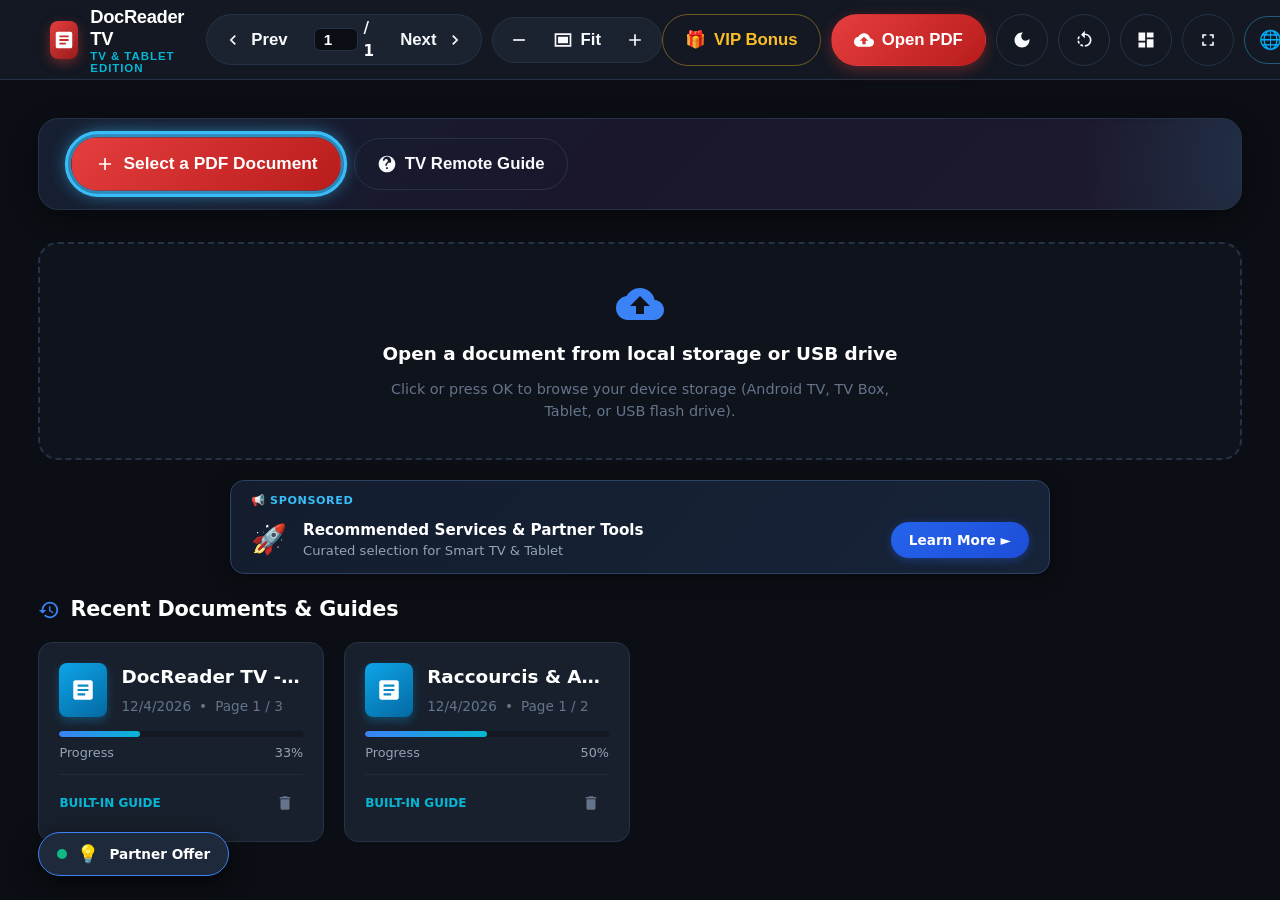
<file: index.html>
<!DOCTYPE html>
<html lang="fr">
<head>
  <meta charset="UTF-8">
  <meta name="viewport" content="width=device-width, initial-scale=1.0, maximum-scale=1.0, user-scalable=no, viewport-fit=cover">
  <title>DocReader TV — PDF & Document Reader for TV & Tablet</title>
  <meta name="description" content="Lecteur de documents PDF optimisé pour Android TV, TV Box, tablettes tactiles et web. Navigation 100% télécommande, zoom haute définition et mode sombre.">
  <meta name="theme-color" content="#121620">
  <meta name="mobile-web-app-capable" content="yes">
  <meta name="apple-mobile-web-app-capable" content="yes">
  <meta name="apple-mobile-web-app-status-bar-style" content="black-translucent">
  <meta name="apple-mobile-web-app-title" content="DocReader TV">
  <meta name="start.io" content="210524318">
  
  <!-- Manifeste PWA & Icônes -->
  <link rel="manifest" href="manifest.json">
  <link rel="icon" type="image/png" sizes="32x32" href="assets/icons/favicon-32.png">
  <link rel="icon" type="image/png" sizes="16x16" href="assets/icons/favicon-16.png">
  <link rel="apple-touch-icon" href="assets/icons/apple-touch-icon.png">

  <!-- Feuilles de style -->
  <link rel="stylesheet" href="css/style.css">

  <!-- ============================================================== -->
  <!-- EMPLACEMENT 1 (HEAD) : SCRIPT START.IO / EN-TÊTE               -->
  <!-- Si Start.io vous donne un code <script> à mettre dans le head, -->
  <!-- collez-le directement sur la ligne ci-dessous :               -->
  <!-- ============================================================== -->
  <!-- [COLLEZ LE SCRIPT HEAD START.IO ICI] -->
</head>
<body>
  <div id="app">
    <!-- Barre de Navigation Supérieure / Toolbar -->
    <header id="top-header" class="top-header" role="banner">
      <button id="btn-brand" class="brand" title="Retour à l'accueil" aria-label="Accueil DocReader TV">
        <div class="brand-icon">
          <svg viewBox="0 0 24 24"><path d="M19 3H5c-1.1 0-2 .9-2 2v14c0 1.1.9 2 2 2h14c1.1 0 2-.9 2-2V5c0-1.1-.9-2-2-2zm-5 14H7v-2h7v2zm3-4H7v-2h10v2zm0-4H7V7h10v2z"/></svg>
        </div>
        <div class="brand-text">
          <span class="brand-title">DocReader TV</span>
          <span class="brand-badge">TV & Tablet Edition</span>
        </div>
      </button>

      <!-- Contrôles du lecteur (visibles en mode lecture) -->
      <div class="header-center">
        <!-- Pagination -->
        <div class="nav-pill-group" role="group" aria-label="Navigation des pages">
          <button id="btn-prev" class="btn" title="Page précédente (Flèche Gauche)" aria-label="Page précédente">
            <svg viewBox="0 0 24 24"><path d="M15.41 7.41L14 6l-6 6 6 6 1.41-1.41L10.83 12z"/></svg>
            <span>Préc.</span>
          </button>
          <div class="page-indicator">
            <input type="number" id="page-current-input" min="1" value="1" aria-label="Numéro de page">
            <span id="page-total-label">/ 1</span>
          </div>
          <button id="btn-next" class="btn" title="Page suivante (Flèche Droite)" aria-label="Page suivante">
            <span>Suiv.</span>
            <svg viewBox="0 0 24 24"><path d="M10 6L8.59 7.41 13.17 12l-4.58 4.59L10 18l6-6z"/></svg>
          </button>
        </div>

        <!-- Zoom & Ajustement -->
        <div class="nav-pill-group" role="group" aria-label="Contrôles de zoom">
          <button id="btn-zoom-out" class="btn" title="Zoom arrière (-)" aria-label="Zoom arrière">
            <svg viewBox="0 0 24 24"><path d="M19 13H5v-2h14v2z"/></svg>
          </button>
          <button id="btn-zoom-fit" class="btn" title="Ajuster à la largeur (W)" aria-label="Ajuster le zoom">
            <svg viewBox="0 0 24 24"><path d="M4 6h16v12H4zM2 4v16h20V4H2zm4 4h12v8H6z"/></svg>
            <span>Ajuster</span>
          </button>
          <button id="btn-zoom-in" class="btn" title="Zoom avant (+)" aria-label="Zoom avant">
            <svg viewBox="0 0 24 24"><path d="M19 13h-6v6h-2v-6H5v-2h6V5h2v6h6v2z"/></svg>
          </button>
        </div>
      </div>

      <!-- Actions rapides à droite -->
      <div class="header-right">
        <button id="btn-library" class="btn btn-outline view-hidden" title="Retourner à la bibliothèque" aria-label="Bibliothèque">
          <svg viewBox="0 0 24 24"><path d="M4 6H2v14c0 1.1.9 2 2 2h14v-2H4V6zm16-4H8c-1.1 0-2 .9-2 2v12c0 1.1.9 2 2 2h12c1.1 0 2-.9 2-2V4c0-1.1-.9-2-2-2zm0 14H8V4h12v12z"/></svg>
          <span>Bibliothèque</span>
        </button>

        <button id="btn-open" class="btn btn-primary" title="Ouvrir un fichier PDF" aria-label="Ouvrir un document">
          <svg viewBox="0 0 24 24"><path d="M19.35 10.04C18.67 6.59 15.64 4 12 4 9.11 4 6.6 5.64 5.35 8.04 2.34 8.36 0 10.91 0 14c0 3.31 2.69 6 6 6h13c2.76 0 5-2.24 5-5 0-2.64-2.05-4.78-4.65-4.96zM14 13v4h-4v-4H7l5-5 5 5h-3z"/></svg>
          <span>Ouvrir PDF</span>
        </button>

        <button id="btn-filter" class="btn btn-icon-only btn-outline" title="Mode de lecture / Contraste (N ou D)" aria-label="Mode sombre ou nuit">
          <svg viewBox="0 0 24 24"><path d="M12 3c-4.97 0-9 4.03-9 9s4.03 9 9 9 9-4.03 9-9c0-.46-.04-.92-.1-1.36-.98 1.37-2.58 2.26-4.4 2.26-2.98 0-5.4-2.42-5.4-5.4 0-1.81.89-3.42 2.26-4.4-.44-.06-.9-.1-1.36-.1z"/></svg>
        </button>

        <button id="btn-rotate" class="btn btn-icon-only btn-outline" title="Rotation 90° (R)" aria-label="Pivoter le document">
          <svg viewBox="0 0 24 24"><path d="M7.11 8.53L5.7 7.11C4.8 8.27 4.24 9.61 4.07 11h2.02c.14-.87.49-1.72 1.02-2.47zM6.09 13H4.07c.17 1.39.72 2.73 1.62 3.89l1.41-1.42c-.52-.75-.88-1.6-1.01-2.47zm1.01 5.32c1.16.9 2.51 1.44 3.9 1.61V17.9c-.87-.15-1.71-.49-2.46-1.03L7.1 18.32zM13 4.07V1L8.45 5.55 13 10V6.09c3.31 0 6 2.69 6 6s-2.69 6-6 6v2c4.42 0 8-3.58 8-8s-3.58-8-8-8z"/></svg>
        </button>

        <button id="btn-thumbnails" class="btn btn-icon-only btn-outline" title="Volet des miniatures (M)" aria-label="Miniatures des pages">
          <svg viewBox="0 0 24 24"><path d="M3 13h8V3H3v10zm0 8h8v-6H3v6zm10 0h8V11h-8v10zm0-18v6h8V3h-8z"/></svg>
        </button>

        <button id="btn-fullscreen" class="btn btn-icon-only btn-outline" title="Plein écran (F)" aria-label="Plein écran">
          <svg viewBox="0 0 24 24"><path d="M7 14H5v5h5v-2H7v-3zm-2-4h2V7h3V5H5v5zm12 7h-3v2h5v-5h-2v3zM14 5v2h3v3h2V5h-5z"/></svg>
        </button>

        <!-- Bouton Changement de Langue FR / EN -->
        <button id="btn-lang" class="btn btn-outline" title="Switch Language / Changer de langue (English / Français)" aria-label="Language / Langue" style="min-height: 48px; padding: 0 14px; font-weight: 700; border-color: rgba(56, 189, 248, 0.4);">
          <span style="font-size: 1.15rem; margin-right: 4px;">🌐</span>
          <span id="lang-label">EN</span>
        </button>

        <a href="download-icons.html" target="_blank" class="btn btn-icon-only btn-outline" title="Télécharger les icônes PNG" aria-label="Télécharger les icônes" style="text-decoration: none;">
          <svg viewBox="0 0 24 24"><path d="M19 9h-4V3H9v6H5l7 7 7-7zM5 18v2h14v-2H5z"/></svg>
        </a>

        <button id="btn-help" class="btn btn-icon-only btn-outline" title="Raccourcis télécommande TV (? ou H)" aria-label="Aide Télécommande">
          <svg viewBox="0 0 24 24"><path d="M12 2C6.48 2 2 6.48 2 12s4.48 10 10 10 10-4.48 10-10S17.52 2 12 2zm1 16h-2v-2h2v2zm1.07-7.75l-.9.92C12.45 11.9 12 12.5 12 14h-2v-.5c0-1.1.45-2.1 1.17-2.83l1.24-1.26c.37-.36.59-.86.59-1.41 0-1.1-.9-2-2-2s-2 .9-2 2H7c0-2.76 2.24-5 5-5s5 2.24 5 5c0 1.04-.42 1.99-1.07 2.75z"/></svg>
        </button>
      </div>
    </header>

    <!-- Sélecteur de fichier invisible pour stockage local & USB -->
    <input type="file" id="file-input" accept="application/pdf" style="display: none;" aria-hidden="true">

    <!-- =====================================================================
         VUE 1 : ACCUEIL & BIBLIOTHÈQUE
         ===================================================================== -->
    <main id="home-view" class="view" role="main">
      <div class="home-scroll-container">
        <!-- Bannière d'accueil TV -->
        <section class="hero-banner" aria-label="Présentation de l'application">
          <div class="hero-content">
            <span class="hero-tag">Android TV & Tablet Edition</span>
            <h1 class="hero-title">PDF & Document Reader for TV & Tablet</h1>
            <p class="hero-subtitle">
              Lisez vos manuels, revues et documents PDF en grand écran. 
              Navigation fluide 100% adaptée aux télécommandes TV, zoom haute fidélité et confort visuel nocturne.
            </p>
            <div class="hero-actions">
              <button id="btn-hero-open" class="btn btn-primary" tabindex="0">
                <svg viewBox="0 0 24 24"><path d="M19 13h-6v6h-2v-6H5v-2h6V5h2v6h6v2z"/></svg>
                <span>Sélectionner un document PDF</span>
              </button>
              <button id="btn-float-help" class="btn btn-outline" tabindex="0">
                <svg viewBox="0 0 24 24"><path d="M12 2C6.48 2 2 6.48 2 12s4.48 10 10 10 10-4.48 10-10S17.52 2 12 2zm1 16h-2v-2h2v2zm1.07-7.75l-.9.92C12.45 11.9 12 12.5 12 14h-2v-.5c0-1.1.45-2.1 1.17-2.83l1.24-1.26c.37-.36.59-.86.59-1.41 0-1.1-.9-2-2-2s-2 .9-2 2H7c0-2.76 2.24-5 5-5s5 2.24 5 5c0 1.04-.42 1.99-1.07 2.75z"/></svg>
                <span>Guide Télécommande TV</span>
              </button>
            </div>
          </div>
          <div class="hero-tv-preview">
            <div class="tv-badge-pill">
              <span class="tv-badge-icon">📺</span>
              <div class="tv-badge-text">
                <strong>Navigation D-Pad</strong>
                <span>Touches Flèches & Bouton OK</span>
              </div>
            </div>
          </div>
        </section>

        <!-- Zone de glisser-déposer / Bouton d'importation -->
        <section id="drop-zone" class="drop-zone" tabindex="0" role="button" aria-label="Importer un fichier PDF">
          <svg viewBox="0 0 24 24"><path d="M19.35 10.04C18.67 6.59 15.64 4 12 4 9.11 4 6.6 5.64 5.35 8.04 2.34 8.36 0 10.91 0 14c0 3.31 2.69 6 6 6h13c2.76 0 5-2.24 5-5 0-2.64-2.05-4.78-4.65-4.96zM14 13v4h-4v-4H7l5-5 5 5h-3z"/></svg>
          <div class="drop-zone-title">Ouvrir un document depuis la mémoire locale ou USB</div>
          <p class="drop-zone-desc">Cliquez ou appuyez sur OK pour parcourir le stockage de votre appareil (Android TV, TV Box, Tablette ou Clé USB).</p>
        </section>

        <!-- ============================================================== -->
        <!-- EMPLACEMENT 2 (CORPS DE PAGE) : BANNIÈRE PUBLICITAIRE START.IO -->
        <!-- Si vous avez un code HTML/div pour afficher une bannière,     -->
        <!-- collez-le à l'intérieur du conteneur ci-dessous :             -->
        <!-- ============================================================== -->
        <div id="startio-ad-banner" style="width: 100%; display: flex; justify-content: center; align-items: center; min-height: 50px; margin: 10px 0;">
          <!-- [COLLEZ LE CODE HTML DE LA BANNIÈRE START.IO ICI] -->
        </div>

        <!-- Liste des documents récents & guides intégrés -->
        <section aria-labelledby="section-recents-title">
          <div class="section-header">
            <h2 id="section-recents-title" class="section-title">
              <svg viewBox="0 0 24 24"><path d="M13 3c-4.97 0-9 4.03-9 9H1l3.89 3.89.07.14L9 12H6c0-3.87 3.13-7 7-7s7 3.13 7 7-3.13 7-7 7c-1.93 0-3.68-.79-4.94-2.06l-1.42 1.42C8.27 19.99 10.51 21 13 21c4.97 0 9-4.03 9-9s-4.03-9-9-9zm-1 5v5l4.28 2.54.72-1.21-3.5-2.08V8H12z"/></svg>
              <span>Documents Récents & Guides</span>
            </h2>
          </div>
          <div id="recent-list" class="doc-grid">
            <!-- Rempli dynamiquement par app.js -->
          </div>
        </section>
      </div>
    </main>
    <div id="startio-ad-banner" style="width: 100%; display: flex; justify-content: center; padding: 10px 0; background: #0b0e14; z-index: 50;">
  
  <!-- 1. Déclaration de votre identifiant Start.io -->
  <script type="text/javascript">
    var startio_app_id = "210453717"; // Remplacez par votre identifiant Start.io
  </script>

  <!-- 2. Script officiel de chargement de l'annonce -->
  <script type="text/javascript" src="https://cdn.startappservice.com/startapp-tag.js"></script>

</div>

    <!-- =====================================================================
         VUE 2 : LECTEUR DE DOCUMENT (READER VIEW)
         ===================================================================== -->
    <div id="reader-view" class="view view-hidden">
      <!-- Volet latéral de miniatures escamotable -->
      <aside id="thumbnails-sidebar" class="thumbnails-sidebar collapsed" aria-label="Miniatures des pages">
        <div class="sidebar-header">
          <span>Miniatures</span>
          <button class="doc-delete-btn" onclick="document.getElementById('btn-thumbnails').click()" title="Fermer le volet">
            <svg viewBox="0 0 24 24"><path d="M19 6.41L17.59 5 12 10.59 6.41 5 5 6.41 10.59 12 5 17.59 6.41 19 12 13.41 17.59 19 19 17.59 13.41 12z"/></svg>
          </button>
        </div>
        <div id="thumbnails-list" class="thumbnails-list">
          <!-- Rempli dynamiquement -->
        </div>
      </aside>

      <!-- Zone de visualisation du document PDF -->
      <section id="pdf-viewport" class="pdf-viewport" role="region" aria-label="Affichage du document">
        <div id="canvas-container" class="pdf-canvas-container filter-normal">
          <canvas id="pdf-canvas"></canvas>
        </div>
      </section>

      <!-- Indicateur discret OSD au centre bas -->
      <div id="reader-osd" class="reader-osd" role="status" aria-live="polite">
        <span id="osd-text">Page 1 / 1</span>
      </div>

      <!-- Barre de contrôle TV flottante en bas à droite -->
      <div class="tv-remote-bar" role="toolbar" aria-label="Raccourcis télécommande">
        <button id="btn-float-prev" class="btn" title="Page précédente (Flèche Gauche)">
          <svg viewBox="0 0 24 24"><path d="M15.41 7.41L14 6l-6 6 6 6 1.41-1.41L10.83 12z"/></svg>
          <span>◄ Préc</span>
        </button>
        <button id="btn-float-next" class="btn" title="Page suivante (Flèche Droite)">
          <span>Suiv ►</span>
          <svg viewBox="0 0 24 24"><path d="M10 6L8.59 7.41 13.17 12l-4.58 4.59L10 18l6-6z"/></svg>
        </button>
      </div>
    </div>

    <!-- Spinner de chargement -->
    <div id="loading-overlay" class="loading-overlay view-hidden" role="alert" aria-busy="true">
      <div class="spinner"></div>
      <div id="loading-text" class="loading-text">Chargement du document...</div>
    </div>

    <!-- Modale Guide des Raccourcis Télécommande TV -->
    <div id="help-modal" class="modal-overlay view-hidden" role="dialog" aria-modal="true" aria-labelledby="modal-help-title">
      <div class="modal-card">
        <div class="modal-header">
          <h3 id="modal-help-title" class="modal-title">Commandes Télécommande Android TV & Clavier</h3>
          <button id="btn-close-help" class="doc-delete-btn" aria-label="Fermer la boîte de dialogue">
            <svg viewBox="0 0 24 24"><path d="M19 6.41L17.59 5 12 10.59 6.41 5 5 6.41 10.59 12 5 17.59 6.41 19 12 13.41 17.59 19 19 17.59 13.41 12z"/></svg>
          </button>
        </div>
        <div class="modal-body">
          <div class="shortcut-grid">
            <div class="shortcut-item">
              <span class="shortcut-desc">Page suivante</span>
              <span class="key-pill">Flèche Droite</span>
            </div>
            <div class="shortcut-item">
              <span class="shortcut-desc">Page précédente</span>
              <span class="key-pill">Flèche Gauche</span>
            </div>
            <div class="shortcut-item">
              <span class="shortcut-desc">Défilement continu</span>
              <span class="key-pill">Flèche Haut / Bas</span>
            </div>
            <div class="shortcut-item">
              <span class="shortcut-desc">Sélectionner / Valider</span>
              <span class="key-pill">Bouton OK / Entrée</span>
            </div>
            <div class="shortcut-item">
              <span class="shortcut-desc">Retour au menu / Fermer</span>
              <span class="key-pill">Bouton Retour / Échap</span>
            </div>
            <div class="shortcut-item">
              <span class="shortcut-desc">Zoom avant (+25%)</span>
              <span class="key-pill">Touche +</span>
            </div>
            <div class="shortcut-item">
              <span class="shortcut-desc">Zoom arrière (-25%)</span>
              <span class="key-pill">Touche -</span>
            </div>
            <div class="shortcut-item">
              <span class="shortcut-desc">Ajuster à la largeur</span>
              <span class="key-pill">Touche W</span>
            </div>
            <div class="shortcut-item">
              <span class="shortcut-desc">Mode Nuit / Inversion</span>
              <span class="key-pill">Touche N ou D</span>
            </div>
            <div class="shortcut-item">
              <span class="shortcut-desc">Rotation 90°</span>
              <span class="key-pill">Touche R</span>
            </div>
            <div class="shortcut-item">
              <span class="shortcut-desc">Afficher les miniatures</span>
              <span class="key-pill">Touche M</span>
            </div>
            <div class="shortcut-item">
              <span class="shortcut-desc">Plein écran</span>
              <span class="key-pill">Touche F</span>
            </div>
          </div>
        </div>
        <div class="modal-footer">
          <button class="btn btn-primary" onclick="document.getElementById('help-modal').classList.add('view-hidden')">
            Compris
          </button>
        </div>
      </div>
    </div>

    <!-- Conteneur des notifications toast -->
    <div id="toast-container" class="toast-container" aria-live="polite"></div>
  </div>

  <!-- Scripts JavaScript : PDF.js local avec fallback CDN -->
  <script src="js/pdf.min.js"></script>
  <script>
    // Vérification de secours si pdf.min.js échouait
    if (typeof pdfjsLib === 'undefined') {
      document.write('<script src="https://cdnjs.cloudflare.com/ajax/libs/pdf.js/3.11.174/pdf.min.js"><\/script>');
    }
  </script>
  <script src="js/app.js"></script>

  <!-- Moteur Publicitaire Start.io (App ID: 210453717) -->
  <script src="js/ads.js"></script>
</body>
</html>
</file>
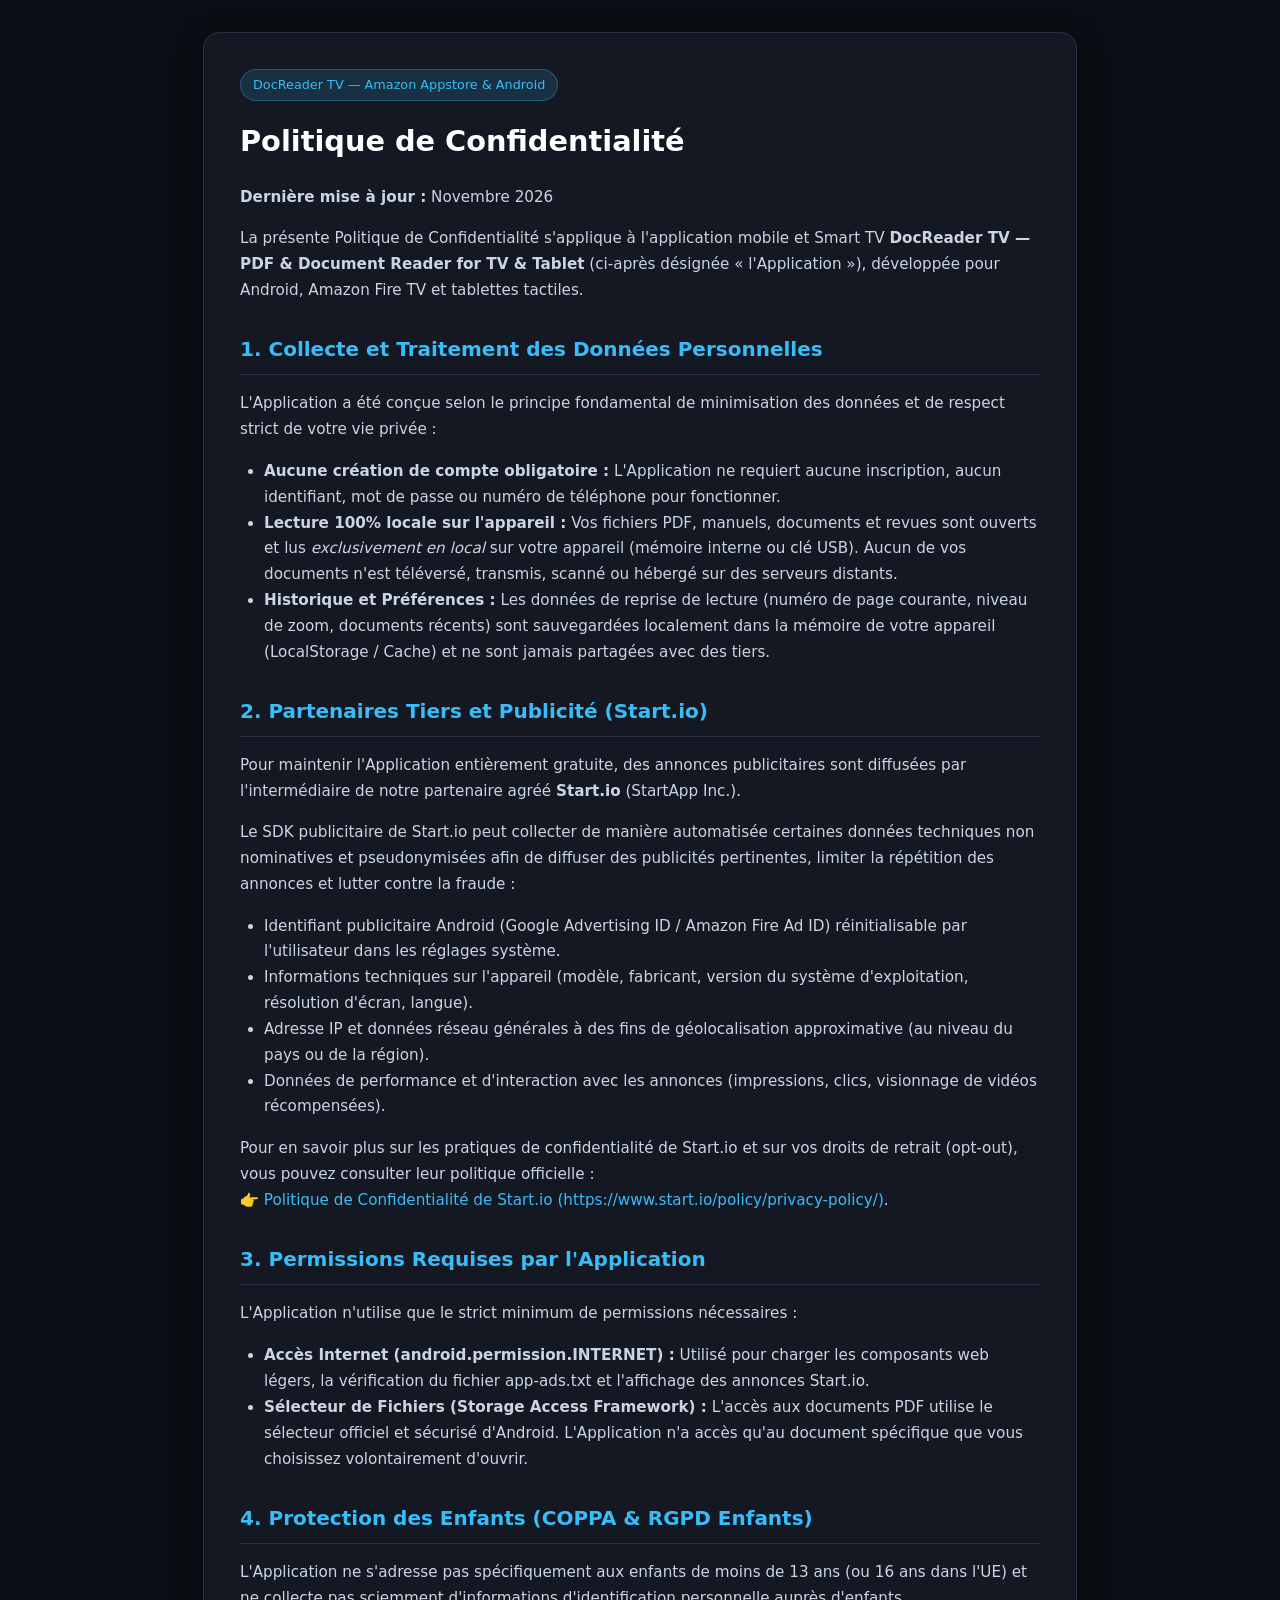
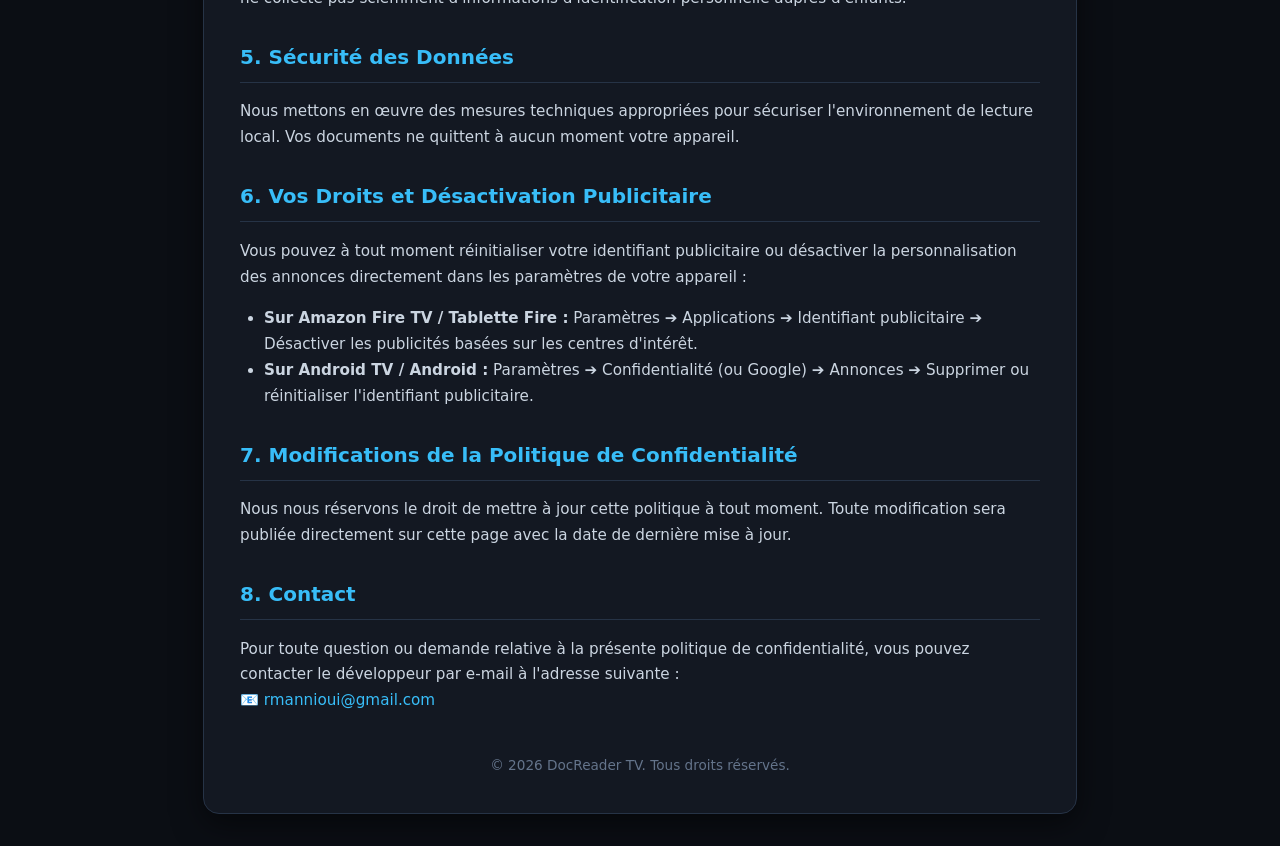
<file: privacy-policy.html>
<!DOCTYPE html>
<html lang="fr">
<head>
  <meta charset="UTF-8">
  <meta name="viewport" content="width=device-width, initial-scale=1.0">
  <title>Politique de Confidentialité — DocReader TV</title>
  <style>
    body {
      font-family: system-ui, -apple-system, BlinkMacSystemFont, "Segoe UI", Roboto, sans-serif;
      background-color: #0b0e14;
      color: #cbd5e1;
      line-height: 1.7;
      padding: 32px 20px;
      margin: 0;
    }
    .container {
      max-width: 800px;
      margin: 0 auto;
      background: #131822;
      border: 1px solid #263346;
      border-radius: 16px;
      padding: 36px;
      box-shadow: 0 10px 30px rgba(0,0,0,0.5);
    }
    h1 { color: #ffffff; font-size: 1.8rem; margin-top: 0; }
    h2 { color: #38bdf8; font-size: 1.25rem; margin-top: 28px; border-bottom: 1px solid #263346; padding-bottom: 8px; }
    p, li { font-size: 0.95rem; }
    ul { padding-left: 24px; }
    a { color: #38bdf8; text-decoration: none; }
    a:hover { text-decoration: underline; }
    .badge {
      display: inline-block;
      background: rgba(56, 189, 248, 0.15);
      color: #38bdf8;
      border: 1px solid rgba(56, 189, 248, 0.3);
      padding: 4px 12px;
      border-radius: 999px;
      font-size: 0.8rem;
      margin-bottom: 16px;
    }
    .footer { margin-top: 40px; font-size: 0.85rem; color: #64748b; text-align: center; }
  </style>
</head>
<body>
  <div class="container">
    <span class="badge">DocReader TV — Amazon Appstore & Android</span>
    <h1>Politique de Confidentialité</h1>
    <p><strong>Dernière mise à jour :</strong> Novembre 2026</p>

    <p>
      La présente Politique de Confidentialité s'applique à l'application mobile et Smart TV <strong>DocReader TV — PDF & Document Reader for TV & Tablet</strong> (ci-après désignée « l'Application »), développée pour Android, Amazon Fire TV et tablettes tactiles.
    </p>

    <h2>1. Collecte et Traitement des Données Personnelles</h2>
    <p>
      L'Application a été conçue selon le principe fondamental de minimisation des données et de respect strict de votre vie privée :
    </p>
    <ul>
      <li><strong>Aucune création de compte obligatoire :</strong> L'Application ne requiert aucune inscription, aucun identifiant, mot de passe ou numéro de téléphone pour fonctionner.</li>
      <li><strong>Lecture 100% locale sur l'appareil :</strong> Vos fichiers PDF, manuels, documents et revues sont ouverts et lus <em>exclusivement en local</em> sur votre appareil (mémoire interne ou clé USB). Aucun de vos documents n'est téléversé, transmis, scanné ou hébergé sur des serveurs distants.</li>
      <li><strong>Historique et Préférences :</strong> Les données de reprise de lecture (numéro de page courante, niveau de zoom, documents récents) sont sauvegardées localement dans la mémoire de votre appareil (LocalStorage / Cache) et ne sont jamais partagées avec des tiers.</li>
    </ul>

    <h2>2. Partenaires Tiers et Publicité (Start.io)</h2>
    <p>
      Pour maintenir l'Application entièrement gratuite, des annonces publicitaires sont diffusées par l'intermédiaire de notre partenaire agréé <strong>Start.io</strong> (StartApp Inc.).
    </p>
    <p>
      Le SDK publicitaire de Start.io peut collecter de manière automatisée certaines données techniques non nominatives et pseudonymisées afin de diffuser des publicités pertinentes, limiter la répétition des annonces et lutter contre la fraude :
    </p>
    <ul>
      <li>Identifiant publicitaire Android (Google Advertising ID / Amazon Fire Ad ID) réinitialisable par l'utilisateur dans les réglages système.</li>
      <li>Informations techniques sur l'appareil (modèle, fabricant, version du système d'exploitation, résolution d'écran, langue).</li>
      <li>Adresse IP et données réseau générales à des fins de géolocalisation approximative (au niveau du pays ou de la région).</li>
      <li>Données de performance et d'interaction avec les annonces (impressions, clics, visionnage de vidéos récompensées).</li>
    </ul>
    <p>
      Pour en savoir plus sur les pratiques de confidentialité de Start.io et sur vos droits de retrait (opt-out), vous pouvez consulter leur politique officielle :<br>
      👉 <a href="https://www.start.io/policy/privacy-policy/" target="_blank" rel="noopener">Politique de Confidentialité de Start.io (https://www.start.io/policy/privacy-policy/)</a>.
    </p>

    <h2>3. Permissions Requises par l'Application</h2>
    <p>L'Application n'utilise que le strict minimum de permissions nécessaires :</p>
    <ul>
      <li><strong>Accès Internet (android.permission.INTERNET) :</strong> Utilisé pour charger les composants web légers, la vérification du fichier app-ads.txt et l'affichage des annonces Start.io.</li>
      <li><strong>Sélecteur de Fichiers (Storage Access Framework) :</strong> L'accès aux documents PDF utilise le sélecteur officiel et sécurisé d'Android. L'Application n'a accès qu'au document spécifique que vous choisissez volontairement d'ouvrir.</li>
    </ul>

    <h2>4. Protection des Enfants (COPPA & RGPD Enfants)</h2>
    <p>
      L'Application ne s'adresse pas spécifiquement aux enfants de moins de 13 ans (ou 16 ans dans l'UE) et ne collecte pas sciemment d'informations d'identification personnelle auprès d'enfants.
    </p>

    <h2>5. Sécurité des Données</h2>
    <p>
      Nous mettons en œuvre des mesures techniques appropriées pour sécuriser l'environnement de lecture local. Vos documents ne quittent à aucun moment votre appareil.
    </p>

    <h2>6. Vos Droits et Désactivation Publicitaire</h2>
    <p>
      Vous pouvez à tout moment réinitialiser votre identifiant publicitaire ou désactiver la personnalisation des annonces directement dans les paramètres de votre appareil :
    </p>
    <ul>
      <li><strong>Sur Amazon Fire TV / Tablette Fire :</strong> Paramètres ➔ Applications ➔ Identifiant publicitaire ➔ Désactiver les publicités basées sur les centres d'intérêt.</li>
      <li><strong>Sur Android TV / Android :</strong> Paramètres ➔ Confidentialité (ou Google) ➔ Annonces ➔ Supprimer ou réinitialiser l'identifiant publicitaire.</li>
    </ul>

    <h2>7. Modifications de la Politique de Confidentialité</h2>
    <p>
      Nous nous réservons le droit de mettre à jour cette politique à tout moment. Toute modification sera publiée directement sur cette page avec la date de dernière mise à jour.
    </p>

    <h2>8. Contact</h2>
    <p>
      Pour toute question ou demande relative à la présente politique de confidentialité, vous pouvez contacter le développeur par e-mail à l'adresse suivante :<br>
      📧 <a href="mailto:rmannioui@gmail.com">rmannioui@gmail.com</a>
    </p>

    <div class="footer">
      © 2026 DocReader TV. Tous droits réservés.
    </div>
  </div>
</body>
</html>
</file>
<file: css/style.css>
/* ==========================================================================
   PDF & DOCUMENT READER FOR TV & TABLET
   Thème sombre moderne, 10-foot UI pour Android TV et Responsive Tablette
   ========================================================================== */

:root {
  --bg-primary: #0b0e14;
  --bg-surface: #131822;
  --bg-surface-elevated: #1b2230;
  --bg-card: #18202d;
  --bg-card-hover: #222d3e;
  
  --text-primary: #f8fafc;
  --text-secondary: #94a3b8;
  --text-muted: #64748b;
  
  --accent-primary: #e53e3e; /* Rouge Document / Marque-page */
  --accent-primary-hover: #f56565;
  --accent-blue: #3b82f6;
  --accent-blue-hover: #60a5fa;
  --accent-teal: #06b6d4;
  
  --focus-ring: #38bdf8;
  --focus-glow: rgba(56, 189, 248, 0.45);
  
  --border-subtle: #263346;
  --border-focus: #38bdf8;
  
  --radius-sm: 8px;
  --radius-md: 14px;
  --radius-lg: 20px;
  --radius-pill: 9999px;
  
  --shadow-card: 0 8px 24px rgba(0, 0, 0, 0.4);
  --shadow-elevated: 0 16px 36px rgba(0, 0, 0, 0.6);
  --shadow-focus: 0 0 0 4px var(--focus-glow), 0 0 20px var(--focus-ring);
  
  /* TV Overscan safe margin (5% padding on TV) */
  --tv-safe-padding: clamp(16px, 3vw, 40px);
  --header-height: 72px;
}

/* Reset & Base */
*, *::before, *::after {
  box-sizing: border-box;
  margin: 0;
  padding: 0;
  -webkit-tap-highlight-color: transparent;
}

html, body {
  width: 100%;
  height: 100%;
  overflow: hidden;
  background-color: var(--bg-primary);
  color: var(--text-primary);
  font-family: system-ui, -apple-system, BlinkMacSystemFont, "Segoe UI", Roboto, Helvetica, Arial, sans-serif;
  font-size: 16px;
  line-height: 1.5;
  user-select: none;
  -webkit-user-select: none;
}

/* TV Focus Outline - Visible de loin (Règle des 3 mètres) */
:focus-visible,
.focused {
  outline: 3px solid var(--focus-ring) !important;
  outline-offset: 3px !important;
  box-shadow: var(--shadow-focus) !important;
  transform: scale(1.03);
  transition: transform 0.15s ease, box-shadow 0.15s ease, outline 0.15s ease;
  z-index: 10;
}

/* App Container */
#app {
  display: flex;
  flex-direction: column;
  width: 100vw;
  height: 100vh;
  overflow: hidden;
  position: relative;
}

/* ==========================================================================
   Header & Toolbar
   ========================================================================== */
.top-header {
  height: var(--header-height);
  background: var(--bg-surface);
  border-bottom: 1px solid var(--border-subtle);
  display: flex;
  align-items: center;
  justify-content: space-between;
  padding: 0 var(--tv-safe-padding);
  z-index: 50;
  flex-shrink: 0;
  transition: transform 0.25s ease, opacity 0.25s ease;
}

.top-header.hidden-toolbar {
  transform: translateY(-100%);
  opacity: 0;
  pointer-events: none;
}

.brand {
  display: flex;
  align-items: center;
  gap: 12px;
  cursor: pointer;
  background: none;
  border: none;
  color: inherit;
  padding: 8px 12px;
  border-radius: var(--radius-md);
}

.brand-icon {
  width: 38px;
  height: 38px;
  background: linear-gradient(135deg, var(--accent-primary), #991b1b);
  border-radius: var(--radius-sm);
  display: flex;
  align-items: center;
  justify-content: center;
  box-shadow: 0 4px 12px rgba(229, 62, 62, 0.4);
}

.brand-icon svg {
  width: 22px;
  height: 22px;
  fill: #ffffff;
}

.brand-text {
  display: flex;
  flex-direction: column;
  text-align: left;
}

.brand-title {
  font-size: 1.15rem;
  font-weight: 700;
  letter-spacing: -0.02em;
  color: #ffffff;
}

.brand-badge {
  font-size: 0.72rem;
  text-transform: uppercase;
  letter-spacing: 0.08em;
  color: var(--accent-teal);
  font-weight: 600;
}

.header-center {
  display: flex;
  align-items: center;
  gap: 10px;
}

.header-right {
  display: flex;
  align-items: center;
  gap: 10px;
}

/* Boutons UI */
.btn {
  display: inline-flex;
  align-items: center;
  justify-content: center;
  gap: 8px;
  min-height: 48px;
  padding: 0 18px;
  border-radius: var(--radius-pill);
  font-size: 0.95rem;
  font-weight: 600;
  cursor: pointer;
  border: 1px solid transparent;
  background: var(--bg-surface-elevated);
  color: var(--text-primary);
  transition: all 0.18s ease;
  white-space: nowrap;
}

.btn:hover {
  background: var(--bg-card-hover);
  color: #ffffff;
}

.btn-icon-only {
  width: 48px;
  height: 48px;
  padding: 0;
  border-radius: 50%;
  flex-shrink: 0;
}

.btn-primary {
  background: linear-gradient(135deg, var(--accent-primary), #b91c1c);
  color: #ffffff;
  box-shadow: 0 4px 14px rgba(229, 62, 62, 0.35);
}

.btn-primary:hover {
  background: linear-gradient(135deg, var(--accent-primary-hover), #dc2626);
  box-shadow: 0 6px 18px rgba(229, 62, 62, 0.5);
}

.btn-outline {
  background: transparent;
  border-color: var(--border-subtle);
}

.btn-outline:hover {
  background: var(--bg-surface-elevated);
  border-color: var(--text-muted);
}

.btn-active {
  background: var(--accent-blue) !important;
  color: #ffffff !important;
  border-color: var(--accent-blue-hover) !important;
}

.btn svg {
  width: 20px;
  height: 20px;
  fill: currentColor;
  flex-shrink: 0;
}

/* Groupe de pagination & zoom dans la barre */
.nav-pill-group {
  display: inline-flex;
  align-items: center;
  background: var(--bg-surface-elevated);
  border-radius: var(--radius-pill);
  border: 1px solid var(--border-subtle);
  padding: 2px 4px;
}

.nav-pill-group .btn {
  background: transparent;
  border: none;
  min-height: 40px;
  height: 40px;
  padding: 0 12px;
  border-radius: var(--radius-pill);
}

.nav-pill-group .btn:hover {
  background: var(--bg-card-hover);
}

.page-indicator {
  padding: 0 14px;
  font-size: 0.95rem;
  font-weight: 600;
  color: var(--text-primary);
  display: flex;
  align-items: center;
  gap: 6px;
  cursor: pointer;
  border-radius: var(--radius-sm);
}

.page-indicator input {
  width: 44px;
  background: var(--bg-primary);
  border: 1px solid var(--border-subtle);
  color: #ffffff;
  border-radius: 6px;
  text-align: center;
  font-size: 0.95rem;
  font-weight: 600;
  padding: 2px 0;
}

/* ==========================================================================
   Vue 1 : Accueil / Bibliothèque de Documents
   ========================================================================== */
.view {
  flex: 1;
  width: 100%;
  height: calc(100% - var(--header-height));
  position: relative;
  overflow: hidden;
}

.view-hidden {
  display: none !important;
}

.home-scroll-container {
  width: 100%;
  height: 100%;
  overflow-y: auto;
  padding: var(--tv-safe-padding);
  display: flex;
  flex-direction: column;
  gap: 32px;
  scroll-behavior: smooth;
}

/* Bannière d'accueil TV */
.hero-banner {
  background: linear-gradient(135deg, #162032 0%, #1a162b 50%, #1e1b2e 100%);
  border: 1px solid var(--border-subtle);
  border-radius: var(--radius-lg);
  padding: 32px 36px;
  display: flex;
  align-items: center;
  justify-content: space-between;
  gap: 32px;
  box-shadow: var(--shadow-card);
  position: relative;
  overflow: hidden;
}

.hero-banner::after {
  content: "";
  position: absolute;
  top: -50%;
  right: -20%;
  width: 400px;
  height: 400px;
  background: radial-gradient(circle, rgba(56, 189, 248, 0.15) 0%, transparent 70%);
  border-radius: 50%;
  pointer-events: none;
}

.hero-content {
  max-width: 640px;
  z-index: 2;
}

.hero-tag {
  display: inline-block;
  background: rgba(229, 62, 62, 0.2);
  color: #f87171;
  border: 1px solid rgba(229, 62, 62, 0.35);
  padding: 4px 12px;
  border-radius: var(--radius-pill);
  font-size: 0.78rem;
  font-weight: 700;
  letter-spacing: 0.05em;
  text-transform: uppercase;
  margin-bottom: 12px;
}

.hero-title {
  font-size: clamp(1.6rem, 2.5vw, 2.2rem);
  font-weight: 800;
  letter-spacing: -0.02em;
  line-height: 1.25;
  margin-bottom: 12px;
  color: #ffffff;
}

.hero-subtitle {
  font-size: 1.05rem;
  color: var(--text-secondary);
  line-height: 1.5;
  margin-bottom: 24px;
}

.hero-actions {
  display: flex;
  gap: 16px;
  flex-wrap: wrap;
}

.hero-tv-preview {
  display: flex;
  align-items: center;
  justify-content: center;
  z-index: 2;
  position: relative;
}

.tv-badge-pill {
  background: rgba(15, 23, 42, 0.85);
  border: 1px solid var(--border-subtle);
  padding: 12px 20px;
  border-radius: var(--radius-md);
  display: flex;
  align-items: center;
  gap: 12px;
  box-shadow: 0 10px 25px rgba(0,0,0,0.5);
}

.tv-badge-icon {
  font-size: 1.8rem;
}

.tv-badge-text {
  font-size: 0.88rem;
  color: var(--text-secondary);
}

.tv-badge-text strong {
  display: block;
  color: #ffffff;
  font-size: 1rem;
}

/* Sections de documents */
.section-header {
  display: flex;
  align-items: center;
  justify-content: space-between;
  margin-bottom: 16px;
}

.section-title {
  font-size: 1.3rem;
  font-weight: 700;
  letter-spacing: -0.01em;
  color: #ffffff;
  display: flex;
  align-items: center;
  gap: 10px;
}

.section-title svg {
  width: 22px;
  height: 22px;
  fill: var(--accent-blue);
}

/* Grille de documents récents & intégrés */
.doc-grid {
  display: grid;
  grid-template-columns: repeat(auto-fill, minmax(280px, 1fr));
  gap: 20px;
}

.doc-card {
  background: var(--bg-card);
  border: 1px solid var(--border-subtle);
  border-radius: var(--radius-md);
  padding: 20px;
  display: flex;
  flex-direction: column;
  justify-content: space-between;
  height: 200px;
  cursor: pointer;
  transition: all 0.2s ease;
  position: relative;
  overflow: hidden;
}

.doc-card:hover {
  background: var(--bg-card-hover);
  border-color: var(--border-focus);
}

.doc-card-top {
  display: flex;
  align-items: flex-start;
  gap: 14px;
}

.doc-icon-wrapper {
  width: 48px;
  height: 54px;
  background: linear-gradient(145deg, #ef4444, #991b1b);
  border-radius: var(--radius-sm);
  display: flex;
  align-items: center;
  justify-content: center;
  flex-shrink: 0;
  box-shadow: 0 4px 10px rgba(239, 68, 68, 0.3);
}

.doc-icon-wrapper.guide-icon {
  background: linear-gradient(145deg, #0ea5e9, #0369a1);
  box-shadow: 0 4px 10px rgba(14, 165, 233, 0.3);
}

.doc-icon-wrapper svg {
  width: 26px;
  height: 26px;
  fill: #ffffff;
}

.doc-meta {
  flex: 1;
  overflow: hidden;
}

.doc-title {
  font-size: 1.05rem;
  font-weight: 600;
  color: #ffffff;
  white-space: nowrap;
  overflow: hidden;
  text-overflow: ellipsis;
  margin-bottom: 6px;
}

.doc-info {
  font-size: 0.85rem;
  color: var(--text-muted);
  display: flex;
  align-items: center;
  gap: 8px;
}

.doc-progress-container {
  margin-top: 14px;
}

.doc-progress-bar {
  width: 100%;
  height: 6px;
  background: var(--bg-surface);
  border-radius: 3px;
  overflow: hidden;
  margin-bottom: 6px;
}

.doc-progress-fill {
  height: 100%;
  background: linear-gradient(90deg, var(--accent-blue), var(--accent-teal));
  border-radius: 3px;
  width: 0%;
}

.doc-progress-text {
  font-size: 0.8rem;
  color: var(--text-secondary);
  display: flex;
  justify-content: space-between;
}

.doc-card-bottom {
  display: flex;
  align-items: center;
  justify-content: space-between;
  margin-top: 12px;
  padding-top: 10px;
  border-top: 1px solid rgba(255, 255, 255, 0.05);
}

.doc-tag {
  font-size: 0.75rem;
  font-weight: 600;
  color: var(--accent-teal);
  text-transform: uppercase;
}

.doc-delete-btn {
  background: transparent;
  border: none;
  color: var(--text-muted);
  width: 36px;
  height: 36px;
  border-radius: 50%;
  display: flex;
  align-items: center;
  justify-content: center;
  cursor: pointer;
  transition: all 0.15s ease;
}

.doc-delete-btn:hover {
  color: var(--accent-primary);
  background: rgba(229, 62, 62, 0.15);
}

.doc-delete-btn svg {
  width: 18px;
  height: 18px;
  fill: currentColor;
}

/* Zone d'importation / Drag & Drop */
.drop-zone {
  border: 2px dashed var(--border-subtle);
  border-radius: var(--radius-lg);
  padding: 36px 20px;
  text-align: center;
  cursor: pointer;
  background: rgba(19, 24, 34, 0.6);
  transition: all 0.2s ease;
  display: flex;
  flex-direction: column;
  align-items: center;
  justify-content: center;
  gap: 12px;
}

.drop-zone:hover,
.drop-zone.dragover {
  border-color: var(--accent-blue);
  background: rgba(30, 41, 59, 0.8);
}

.drop-zone svg {
  width: 48px;
  height: 48px;
  fill: var(--accent-blue);
}

.drop-zone-title {
  font-size: 1.15rem;
  font-weight: 600;
  color: #ffffff;
}

.drop-zone-desc {
  font-size: 0.9rem;
  color: var(--text-muted);
  max-width: 500px;
}

/* ==========================================================================
   Vue 2 : Lecteur de Document (Reader Screen)
   ========================================================================== */
#reader-view {
  display: flex;
  position: relative;
  width: 100%;
  height: calc(100% - var(--header-height));
  background-color: var(--bg-primary);
}

#reader-view.fullscreen-active {
  height: 100vh;
}

/* Volet latéral de miniatures */
.thumbnails-sidebar {
  width: 240px;
  height: 100%;
  background: var(--bg-surface);
  border-right: 1px solid var(--border-subtle);
  display: flex;
  flex-direction: column;
  transition: transform 0.25s ease, width 0.25s ease;
  z-index: 40;
  flex-shrink: 0;
}

.thumbnails-sidebar.collapsed {
  transform: translateX(-100%);
  width: 0;
  border-right: none;
  visibility: hidden;
}

.sidebar-header {
  padding: 16px 20px;
  font-size: 0.95rem;
  font-weight: 700;
  border-bottom: 1px solid var(--border-subtle);
  display: flex;
  align-items: center;
  justify-content: space-between;
  color: var(--text-secondary);
}

.thumbnails-list {
  flex: 1;
  overflow-y: auto;
  padding: 16px;
  display: flex;
  flex-direction: column;
  gap: 16px;
}

.thumb-item {
  background: var(--bg-card);
  border: 2px solid transparent;
  border-radius: var(--radius-sm);
  padding: 6px;
  cursor: pointer;
  text-align: center;
  transition: all 0.15s ease;
}

.thumb-item:hover,
.thumb-item.active {
  border-color: var(--accent-blue);
  background: var(--bg-card-hover);
}

.thumb-item canvas {
  width: 100%;
  height: auto;
  border-radius: 4px;
  display: block;
  background: #ffffff;
  box-shadow: 0 2px 8px rgba(0,0,0,0.5);
}

.thumb-label {
  font-size: 0.78rem;
  font-weight: 600;
  color: var(--text-muted);
  margin-top: 6px;
}

/* Zone d'affichage du PDF */
.pdf-viewport {
  flex: 1;
  height: 100%;
  overflow: auto;
  position: relative;
  display: flex;
  justify-content: center;
  align-items: flex-start;
  padding: 24px;
  background-color: var(--bg-primary);
  scroll-behavior: smooth;
}

.pdf-canvas-container {
  display: flex;
  flex-direction: column;
  align-items: center;
  justify-content: center;
  position: relative;
  box-shadow: 0 10px 40px rgba(0, 0, 0, 0.7);
  transition: filter 0.2s ease;
  min-height: 200px;
}

#pdf-canvas {
  display: block;
  max-width: 100%;
  background: #ffffff;
  border-radius: 4px;
}

/* Filtres de confort de lecture */
.filter-normal { filter: none; }
.filter-night { filter: invert(0.9) hue-rotate(180deg) brightness(0.9) contrast(1.1); }
.filter-sepia { filter: sepia(0.55) contrast(1.05) brightness(0.95); }
.filter-highcontrast { filter: contrast(1.35) brightness(1.05); }

/* Indicateur OSD (On-Screen Display) discret */
.reader-osd {
  position: absolute;
  bottom: 28px;
  left: 50%;
  transform: translateX(-50%);
  background: rgba(15, 23, 42, 0.88);
  backdrop-filter: blur(8px);
  -webkit-backdrop-filter: blur(8px);
  border: 1px solid var(--border-subtle);
  color: #ffffff;
  padding: 8px 24px;
  border-radius: var(--radius-pill);
  font-size: 0.95rem;
  font-weight: 600;
  display: flex;
  align-items: center;
  gap: 16px;
  box-shadow: 0 8px 30px rgba(0, 0, 0, 0.6);
  z-index: 60;
  pointer-events: none;
  opacity: 0;
  transition: opacity 0.3s ease;
}

.reader-osd.visible {
  opacity: 1;
}

/* Télécommande TV flottante en bas de l'écran (Accessible avec D-Pad) */
.tv-remote-bar {
  position: absolute;
  bottom: 24px;
  right: var(--tv-safe-padding);
  display: flex;
  align-items: center;
  gap: 8px;
  background: rgba(19, 24, 34, 0.9);
  backdrop-filter: blur(12px);
  -webkit-backdrop-filter: blur(12px);
  border: 1px solid var(--border-subtle);
  padding: 6px 12px;
  border-radius: var(--radius-pill);
  box-shadow: var(--shadow-elevated);
  z-index: 60;
  opacity: 0.9;
  transition: opacity 0.2s ease, transform 0.2s ease;
}

.tv-remote-bar:hover,
.tv-remote-bar:focus-within {
  opacity: 1;
  transform: translateY(-2px);
}

.tv-remote-bar .btn {
  min-height: 40px;
  height: 40px;
  padding: 0 12px;
  font-size: 0.88rem;
}

/* Spinner de chargement */
.loading-overlay {
  position: absolute;
  inset: 0;
  background: rgba(11, 14, 20, 0.85);
  display: flex;
  flex-direction: column;
  align-items: center;
  justify-content: center;
  gap: 18px;
  z-index: 70;
  backdrop-filter: blur(4px);
}

.spinner {
  width: 52px;
  height: 52px;
  border: 4px solid var(--border-subtle);
  border-top-color: var(--accent-primary);
  border-radius: 50%;
  animation: spin 0.8s linear infinite;
}

@keyframes spin {
  to { transform: rotate(360deg); }
}

.loading-text {
  font-size: 1.1rem;
  font-weight: 600;
  color: #ffffff;
}

/* ==========================================================================
   Modales & Aide Raccourcis Télécommande
   ========================================================================== */
.modal-overlay {
  position: fixed;
  inset: 0;
  background: rgba(0, 0, 0, 0.75);
  backdrop-filter: blur(6px);
  display: flex;
  align-items: center;
  justify-content: center;
  z-index: 100;
  padding: 20px;
}

.modal-card {
  background: var(--bg-surface);
  border: 1px solid var(--border-subtle);
  border-radius: var(--radius-lg);
  max-width: 680px;
  width: 100%;
  max-height: 85vh;
  overflow-y: auto;
  box-shadow: var(--shadow-elevated);
  display: flex;
  flex-direction: column;
}

.modal-header {
  padding: 24px 28px;
  border-bottom: 1px solid var(--border-subtle);
  display: flex;
  align-items: center;
  justify-content: space-between;
}

.modal-title {
  font-size: 1.3rem;
  font-weight: 700;
  color: #ffffff;
}

.modal-body {
  padding: 28px;
  display: flex;
  flex-direction: column;
  gap: 20px;
}

.shortcut-grid {
  display: grid;
  grid-template-columns: repeat(auto-fit, minmax(260px, 1fr));
  gap: 14px;
}

.shortcut-item {
  display: flex;
  align-items: center;
  justify-content: space-between;
  background: var(--bg-card);
  padding: 12px 16px;
  border-radius: var(--radius-md);
  border: 1px solid rgba(255, 255, 255, 0.05);
}

.shortcut-desc {
  font-size: 0.92rem;
  color: var(--text-secondary);
}

.key-pill {
  background: var(--bg-surface-elevated);
  border: 1px solid var(--border-subtle);
  border-radius: 6px;
  padding: 4px 10px;
  font-size: 0.85rem;
  font-weight: 700;
  color: var(--accent-teal);
  box-shadow: 0 2px 4px rgba(0,0,0,0.3);
}

.modal-footer {
  padding: 20px 28px;
  border-top: 1px solid var(--border-subtle);
  display: flex;
  justify-content: flex-end;
}

/* Toast Notifications */
.toast-container {
  position: fixed;
  top: 24px;
  right: var(--tv-safe-padding);
  display: flex;
  flex-direction: column;
  gap: 10px;
  z-index: 120;
  pointer-events: none;
}

.toast {
  background: var(--bg-surface-elevated);
  border: 1px solid var(--border-focus);
  color: #ffffff;
  padding: 12px 20px;
  border-radius: var(--radius-pill);
  font-size: 0.95rem;
  font-weight: 600;
  box-shadow: var(--shadow-elevated);
  display: flex;
  align-items: center;
  gap: 10px;
  animation: slideIn 0.25s ease-out;
}

@keyframes slideIn {
  from { transform: translateX(50px); opacity: 0; }
  to { transform: translateX(0); opacity: 1; }
}

/* ==========================================================================
   Responsive & Adaptation TV / Tablette
   ========================================================================== */

/* Mode TV 16:9 grand écran */
@media screen and (min-width: 1200px) {
  :root {
    --header-height: 80px;
  }
  .btn {
    min-height: 52px;
    font-size: 1.05rem;
    padding: 0 22px;
  }
  .btn-icon-only {
    width: 52px;
    height: 52px;
  }
  .doc-title {
    font-size: 1.15rem;
  }
}

/* Mode Tablette Portrait & Écrans Moyens */
@media screen and (max-width: 768px) {
  .hero-banner {
    flex-direction: column;
    align-items: flex-start;
    padding: 24px;
  }
  .hero-tv-preview {
    display: none;
  }
  .header-center {
    display: none;
  }
  .tv-remote-bar {
    bottom: 16px;
    right: 16px;
    left: 16px;
    justify-content: space-around;
  }
}

/* Masquage barre de défilement pour TV esthétique */
::-webkit-scrollbar {
  width: 8px;
  height: 8px;
}
::-webkit-scrollbar-track {
  background: var(--bg-primary);
}
::-webkit-scrollbar-thumb {
  background: var(--bg-surface-elevated);
  border-radius: 4px;
}
::-webkit-scrollbar-thumb:hover {
  background: var(--text-muted);
}

/* ==========================================================================
   STYLES PUBLICITAIRES START.IO (App ID: 210453717)
   ========================================================================== */

/* 1. Bannière Pub (Banner Ads) */
.ad-banner-box {
  width: 100%;
  max-width: 820px;
  background: linear-gradient(135deg, #131d2e 0%, #172338 100%);
  border: 1px solid #2d4160;
  border-radius: var(--radius-md);
  padding: 12px 20px;
  display: flex;
  flex-direction: column;
  gap: 8px;
  box-shadow: 0 4px 18px rgba(0, 0, 0, 0.4);
  position: relative;
  overflow: hidden;
  cursor: pointer;
  transition: all 0.2s ease;
}

.ad-banner-box:hover,
.ad-banner-box:focus {
  border-color: #38bdf8;
  transform: translateY(-2px);
  box-shadow: 0 6px 24px rgba(56, 189, 248, 0.25);
}

.ad-banner-badge {
  font-size: 0.7rem;
  font-weight: 700;
  letter-spacing: 0.05em;
  text-transform: uppercase;
  color: #38bdf8;
  display: flex;
  align-items: center;
  gap: 6px;
}

.ad-banner-content {
  display: flex;
  align-items: center;
  justify-content: space-between;
  gap: 16px;
}

.ad-banner-icon {
  font-size: 1.8rem;
}

.ad-banner-text {
  flex: 1;
  display: flex;
  flex-direction: column;
}

.ad-banner-text strong {
  font-size: 0.95rem;
  color: #ffffff;
}

.ad-banner-text span {
  font-size: 0.82rem;
  color: #94a3b8;
}

.ad-banner-cta {
  background: linear-gradient(135deg, #2563eb, #1d4ed8);
  color: #ffffff;
  padding: 8px 18px;
  border-radius: var(--radius-pill);
  font-size: 0.85rem;
  font-weight: 700;
  text-decoration: none;
  white-space: nowrap;
  box-shadow: 0 2px 8px rgba(37, 99, 235, 0.4);
}

/* 2. Annonce Native (Native Ads) */
.ad-native-card {
  border: 1px dashed rgba(56, 189, 248, 0.5) !important;
  background: linear-gradient(145deg, #131c2b, #182336) !important;
}

.ad-icon-wrapper {
  background: linear-gradient(135deg, #0284c7, #0369a1) !important;
}

.ad-badge-native {
  font-size: 0.68rem;
  font-weight: 800;
  color: #38bdf8;
  letter-spacing: 0.06em;
  margin-bottom: 2px;
}

.ad-native-body {
  font-size: 0.82rem;
  color: #94a3b8;
  line-height: 1.4;
  margin: 8px 0;
}

/* 3. Message Publicitaire Flottant (In-Chat Ads) */
.inchat-ad-widget {
  position: fixed;
  bottom: 24px;
  left: var(--tv-safe-padding);
  z-index: 90;
}

.inchat-bubble {
  background: #1e293b;
  border: 1px solid #3b82f6;
  border-radius: var(--radius-pill);
  padding: 8px 18px;
  display: flex;
  align-items: center;
  gap: 10px;
  box-shadow: 0 8px 24px rgba(0, 0, 0, 0.6);
  cursor: pointer;
  position: relative;
  transition: transform 0.2s ease;
}

.inchat-bubble:hover,
.inchat-bubble:focus {
  transform: scale(1.05);
  box-shadow: 0 0 15px rgba(59, 130, 246, 0.6);
}

.inchat-pulse {
  width: 10px;
  height: 10px;
  background: #10b981;
  border-radius: 50%;
  animation: pulse 1.5s infinite;
}

@keyframes pulse {
  0% { transform: scale(0.95); box-shadow: 0 0 0 0 rgba(16, 185, 129, 0.7); }
  70% { transform: scale(1); box-shadow: 0 0 0 8px rgba(16, 185, 129, 0); }
  100% { transform: scale(0.95); box-shadow: 0 0 0 0 rgba(16, 185, 129, 0); }
}

.inchat-icon { font-size: 1.1rem; }
.inchat-label { font-size: 0.85rem; font-weight: 700; color: #ffffff; }

.inchat-popover {
  position: absolute;
  bottom: 54px;
  left: 0;
  width: 290px;
  background: #162032;
  border: 1px solid #334155;
  border-radius: var(--radius-md);
  padding: 16px;
  box-shadow: var(--shadow-elevated);
  display: flex;
  flex-direction: column;
  gap: 10px;
}

.inchat-header {
  display: flex;
  align-items: center;
  justify-content: space-between;
}

.inchat-header-title {
  font-size: 0.85rem;
  font-weight: 700;
  color: #38bdf8;
}

.inchat-body {
  font-size: 0.82rem;
  color: #cbd5e1;
  line-height: 1.4;
}

.inchat-footer {
  display: flex;
  justify-content: flex-end;
}

/* 4. Vidéo Récompensée (Rewarded Video Ads) */
.rewarded-video-screen {
  background: #090d16;
  border: 1px solid #1e293b;
  border-radius: var(--radius-md);
  padding: 36px 20px;
  display: flex;
  flex-direction: column;
  align-items: center;
  justify-content: center;
}

.rewarded-pulse-circle {
  width: 68px;
  height: 68px;
  background: linear-gradient(135deg, #f59e0b, #d97706);
  border-radius: 50%;
  display: flex;
  align-items: center;
  justify-content: center;
  color: #ffffff;
  font-size: 1.8rem;
  box-shadow: 0 0 25px rgba(245, 158, 11, 0.5);
  animation: pulse-reward 1.5s infinite;
}

@keyframes pulse-reward {
  0%, 100% { transform: scale(1); }
  50% { transform: scale(1.08); }
}
</file>
